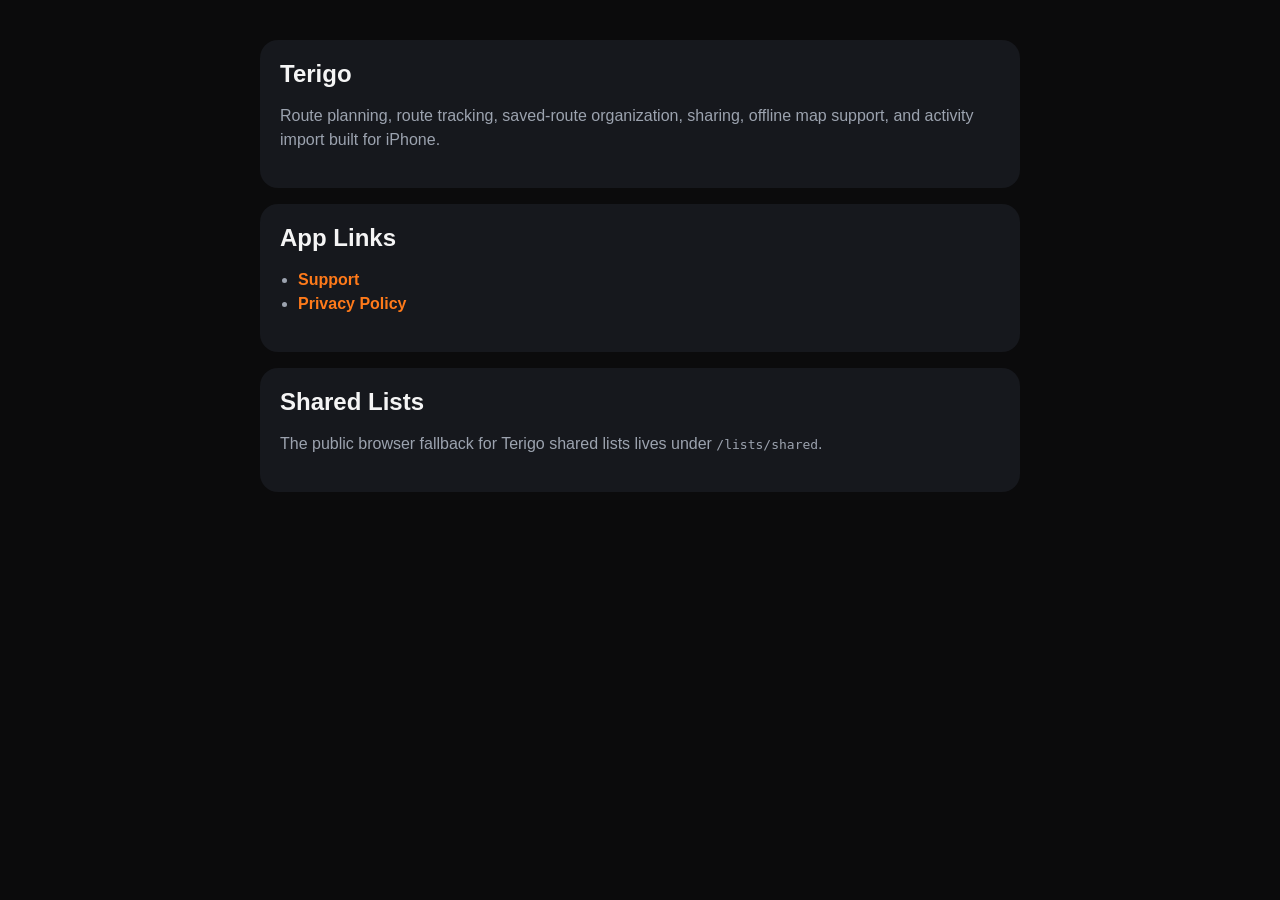
<file: docs/index.html>
<!doctype html>
<html lang="en">
<head>
  <meta charset="utf-8" />
  <meta name="viewport" content="width=device-width,initial-scale=1" />
  <title>Terigo</title>
  <style>
    :root {
      color-scheme: dark;
      --bg: #0b0b0c;
      --panel: #16181d;
      --muted: #9ca3af;
      --text: #f5f5f5;
      --accent: #ff7a1a;
    }
    body {
      margin: 0;
      font-family: -apple-system, BlinkMacSystemFont, sans-serif;
      background: var(--bg);
      color: var(--text);
    }
    main {
      max-width: 760px;
      margin: 0 auto;
      padding: 40px 20px 56px;
    }
    .card {
      background: var(--panel);
      border-radius: 18px;
      padding: 20px;
      margin-bottom: 16px;
    }
    h1, h2 {
      margin: 0 0 12px;
    }
    p, li {
      color: var(--muted);
      line-height: 1.5;
    }
    a {
      color: var(--accent);
      text-decoration: none;
      font-weight: 600;
    }
    ul {
      padding-left: 18px;
    }
  </style>
</head>
<body>
  <main>
    <section class="card">
      <h1>Terigo</h1>
      <p>Route planning, route tracking, saved-route organization, sharing, offline map support, and activity import built for iPhone.</p>
    </section>

    <section class="card">
      <h2>App Links</h2>
      <ul>
        <li><a href="./support.html">Support</a></li>
        <li><a href="./privacy.html">Privacy Policy</a></li>
      </ul>
    </section>

    <section class="card">
      <h2>Shared Lists</h2>
      <p>The public browser fallback for Terigo shared lists lives under <code>/lists/shared</code>.</p>
    </section>
  </main>
</body>
</html>
</file>
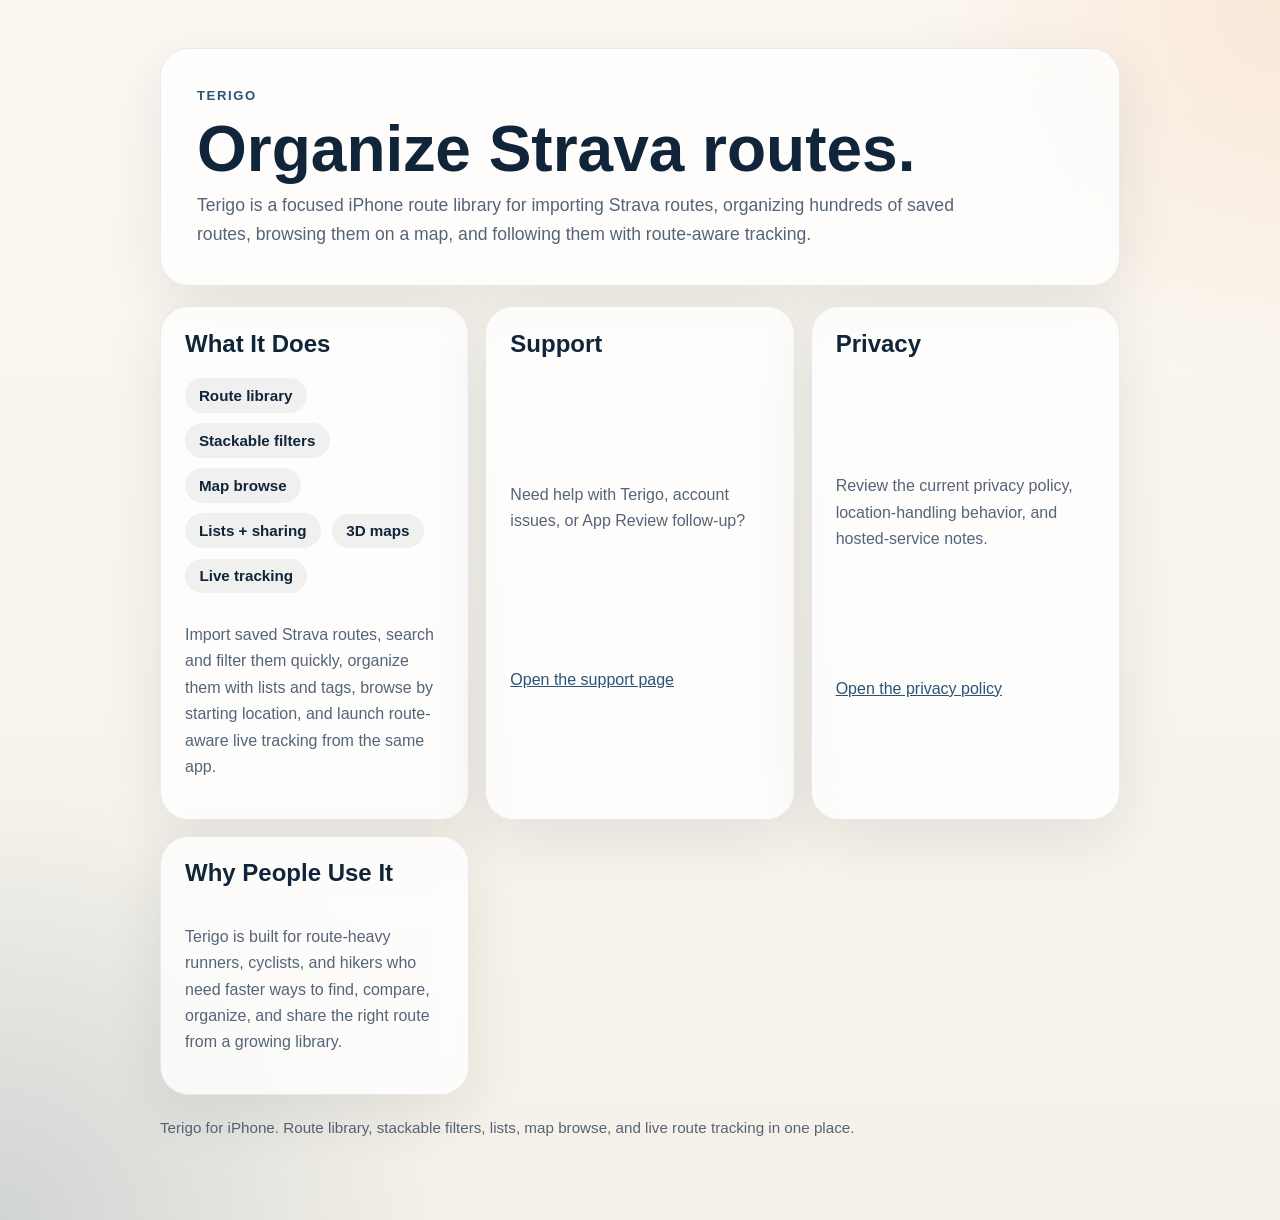
<file: AppStore/Site/index.html>
<!DOCTYPE html>
<html lang="en">
<head>
  <meta charset="utf-8">
  <meta name="viewport" content="width=device-width, initial-scale=1">
  <title>Terigo</title>
  <link rel="stylesheet" href="styles.css">
</head>
<body>
  <main class="shell">
    <section class="hero">
      <p class="eyebrow">Terigo</p>
      <h1>Organize Strava routes.</h1>
      <p class="lede">Terigo is a focused iPhone route library for importing Strava routes, organizing hundreds of saved routes, browsing them on a map, and following them with route-aware tracking.</p>
    </section>

    <section class="grid two-up">
      <article class="panel stack">
        <h2>What It Does</h2>
        <div class="pill-row">
          <span class="pill">Route library</span>
          <span class="pill">Stackable filters</span>
          <span class="pill">Map browse</span>
          <span class="pill">Lists + sharing</span>
          <span class="pill">3D maps</span>
          <span class="pill">Live tracking</span>
        </div>
        <p>Import saved Strava routes, search and filter them quickly, organize them with lists and tags, browse by starting location, and launch route-aware live tracking from the same app.</p>
      </article>

      <article class="panel stack">
        <h2>Support</h2>
        <p>Need help with Terigo, account issues, or App Review follow-up?</p>
        <p><a href="support.html">Open the support page</a></p>
      </article>

      <article class="panel stack">
        <h2>Privacy</h2>
        <p>Review the current privacy policy, location-handling behavior, and hosted-service notes.</p>
        <p><a href="privacy.html">Open the privacy policy</a></p>
      </article>

      <article class="panel stack">
        <h2>Why People Use It</h2>
        <p>Terigo is built for route-heavy runners, cyclists, and hikers who need faster ways to find, compare, organize, and share the right route from a growing library.</p>
      </article>
    </section>

    <p class="footer">Terigo for iPhone. Route library, stackable filters, lists, map browse, and live route tracking in one place.</p>
  </main>
</body>
</html>
</file>
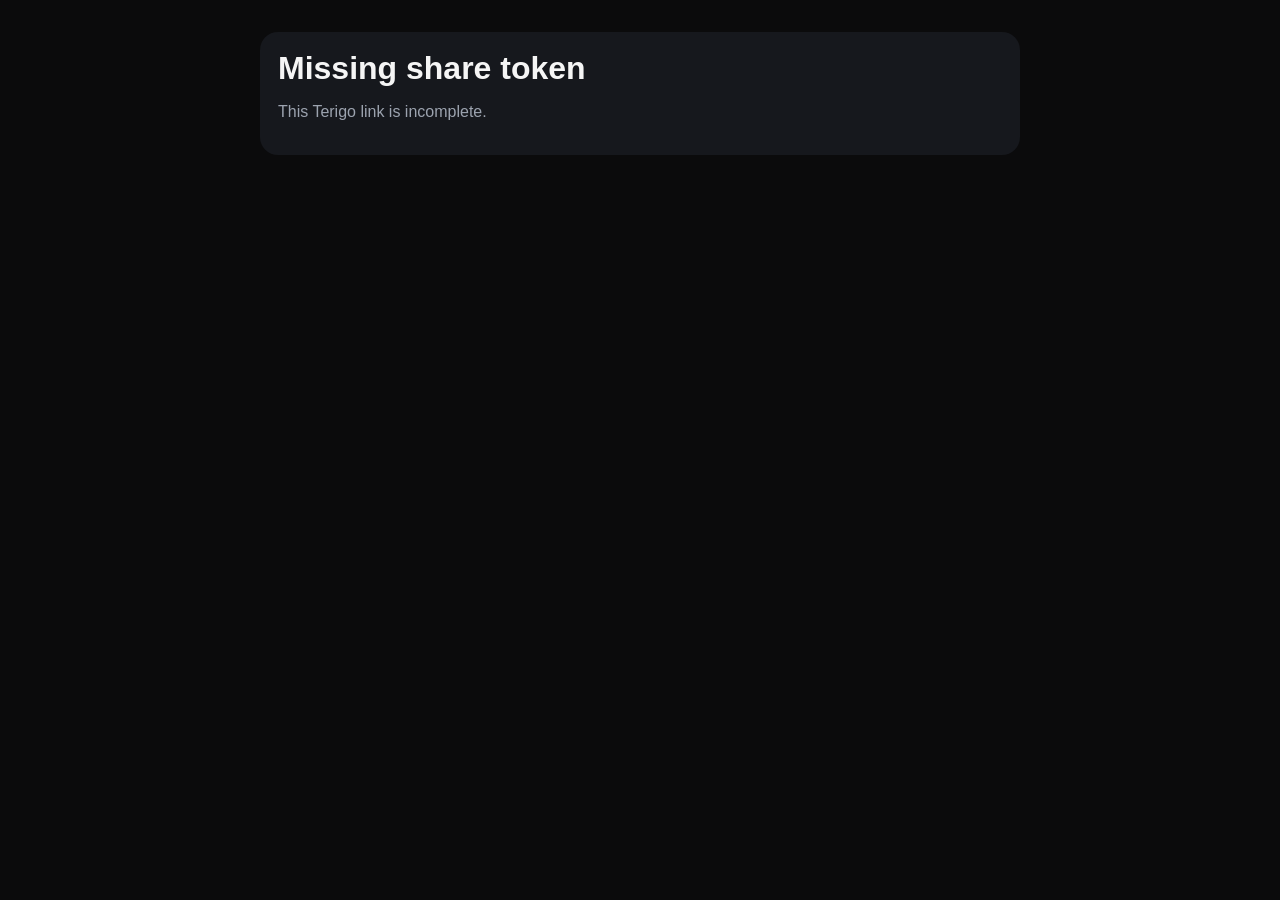
<file: docs/lists/shared/index.html>
<!doctype html>
<html lang="en">
<head>
  <meta charset="utf-8" />
  <meta name="viewport" content="width=device-width,initial-scale=1" />
  <title>Shared Terigo List</title>
  <style>
    :root {
      color-scheme: dark;
      --bg: #0b0b0c;
      --panel: #16181d;
      --muted: #9ca3af;
      --text: #f5f5f5;
      --accent: #ff7a1a;
    }

    body {
      margin: 0;
      font-family: -apple-system, BlinkMacSystemFont, sans-serif;
      background: var(--bg);
      color: var(--text);
    }

    main {
      max-width: 760px;
      margin: 0 auto;
      padding: 32px 20px 56px;
    }

    .card, li {
      background: var(--panel);
      border-radius: 18px;
      padding: 18px;
    }

    .card {
      margin-bottom: 16px;
    }

    h1 {
      font-size: 32px;
      margin: 0 0 8px;
    }

    .meta, .secondary {
      color: var(--muted);
    }

    ul {
      list-style: none;
      padding: 0;
      margin: 0;
      display: grid;
      gap: 12px;
    }

    a, button {
      color: var(--accent);
      text-decoration: none;
      font-weight: 600;
    }

    button {
      background: transparent;
      border: 1px solid rgba(255,255,255,0.12);
      border-radius: 999px;
      padding: 10px 14px;
      cursor: pointer;
    }
  </style>
</head>
<body>
  <main>
    <section id="summary" class="card">
      <h1>Loading shared list…</h1>
      <p class="secondary">Terigo is fetching the latest live version of this list.</p>
    </section>
    <ul id="routes"></ul>
  </main>

  <script>
    const backendBaseURL = "https://jpxinpbqjovazsxrhdkn.supabase.co/functions/v1/shared-list";
    const params = new URLSearchParams(window.location.search);
    const token = params.get("token");
    const summary = document.getElementById("summary");
    const routes = document.getElementById("routes");

    function escapeHtml(value) {
      return String(value)
        .replaceAll("&", "&amp;")
        .replaceAll("<", "&lt;")
        .replaceAll(">", "&gt;")
        .replaceAll('"', "&quot;")
        .replaceAll("'", "&#039;");
    }

    async function load() {
      if (!token) {
        summary.innerHTML = "<h1>Missing share token</h1><p class='secondary'>This Terigo link is incomplete.</p>";
        return;
      }

      try {
        const response = await fetch(`${backendBaseURL}?token=${encodeURIComponent(token)}`, {
          headers: { Accept: "application/json" }
        });
        const payload = await response.json();
        if (!response.ok) {
          throw new Error(payload.error || "This shared list is unavailable.");
        }

        summary.innerHTML = `
          <h1>${escapeHtml(payload.name)}</h1>
          <p class="secondary">By ${escapeHtml(payload.ownerDisplayName)} • Updated ${escapeHtml(new Date(payload.updatedAt).toLocaleString())}</p>
          <p>${escapeHtml(payload.listDescription || "")}</p>
          <p><a href="routevault://lists/shared?token=${encodeURIComponent(token)}">Open in Terigo</a></p>
        `;

        routes.innerHTML = payload.routes.map((route) => `
          <li>
            <strong>${escapeHtml(route.name)}</strong>
            <div class="secondary">${escapeHtml(route.displayLocation || "")}</div>
            <div class="secondary">${Math.round(route.distanceMeters)} m • ${Math.round(route.elevationGainMeters)} m climb • ${escapeHtml(route.sportKind)}</div>
            ${
              route.isDownloadable
                ? `<p><a href="${escapeHtml(route.downloadURLString)}">Download GPX</a></p>`
                : `<p class="secondary">${escapeHtml(route.shareabilityMessage || "View only")}</p>`
            }
          </li>
        `).join("");
      } catch (error) {
        summary.innerHTML = `
          <h1>Shared list unavailable</h1>
          <p class="secondary">${escapeHtml(error.message || "This link could not be loaded.")}</p>
        `;
      }
    }

    load();
  </script>
</body>
</html>
</file>
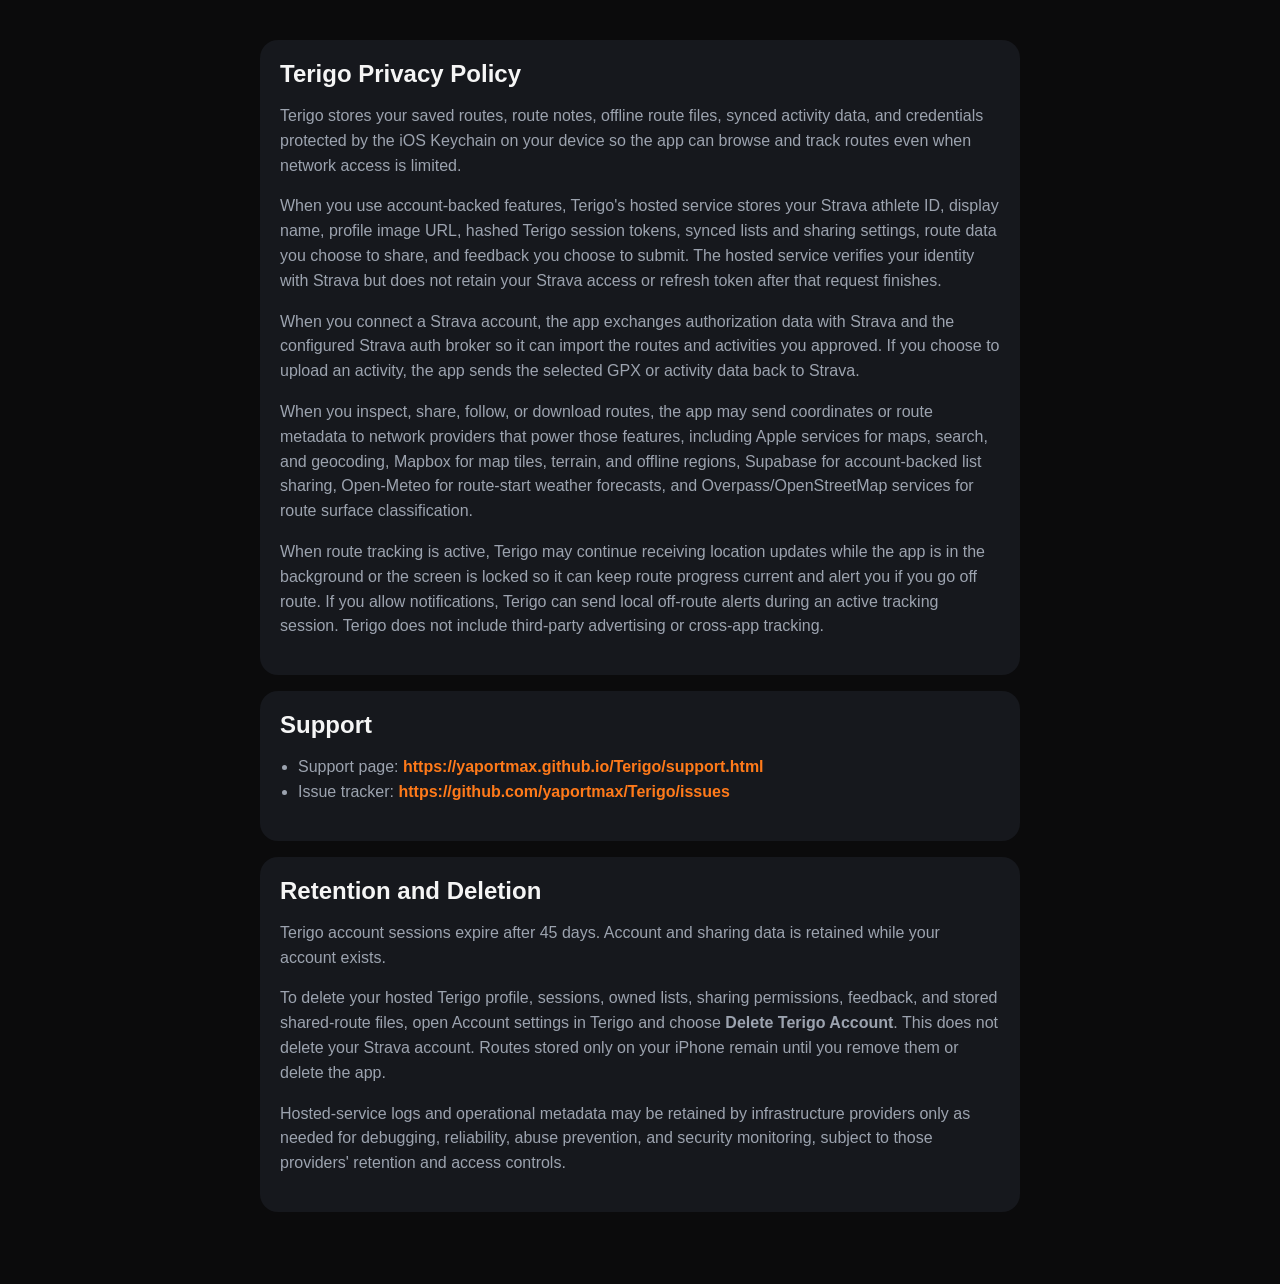
<file: docs/privacy.html>
<!doctype html>
<html lang="en">
<head>
  <meta charset="utf-8" />
  <meta name="viewport" content="width=device-width,initial-scale=1" />
  <title>Terigo Privacy Policy</title>
  <style>
    :root {
      color-scheme: dark;
      --bg: #0b0b0c;
      --panel: #16181d;
      --muted: #9ca3af;
      --text: #f5f5f5;
      --accent: #ff7a1a;
    }
    body {
      margin: 0;
      font-family: -apple-system, BlinkMacSystemFont, sans-serif;
      background: var(--bg);
      color: var(--text);
    }
    main {
      max-width: 760px;
      margin: 0 auto;
      padding: 40px 20px 56px;
    }
    .card {
      background: var(--panel);
      border-radius: 18px;
      padding: 20px;
      margin-bottom: 16px;
    }
    h1, h2 {
      margin: 0 0 12px;
    }
    p, li {
      color: var(--muted);
      line-height: 1.55;
    }
    a {
      color: var(--accent);
      text-decoration: none;
      font-weight: 600;
    }
    ul {
      padding-left: 18px;
    }
  </style>
</head>
<body>
  <main>
    <section class="card">
      <h1>Terigo Privacy Policy</h1>
      <p>Terigo stores your saved routes, route notes, offline route files, synced activity data, and credentials protected by the iOS Keychain on your device so the app can browse and track routes even when network access is limited.</p>
      <p>When you use account-backed features, Terigo's hosted service stores your Strava athlete ID, display name, profile image URL, hashed Terigo session tokens, synced lists and sharing settings, route data you choose to share, and feedback you choose to submit. The hosted service verifies your identity with Strava but does not retain your Strava access or refresh token after that request finishes.</p>
      <p>When you connect a Strava account, the app exchanges authorization data with Strava and the configured Strava auth broker so it can import the routes and activities you approved. If you choose to upload an activity, the app sends the selected GPX or activity data back to Strava.</p>
      <p>When you inspect, share, follow, or download routes, the app may send coordinates or route metadata to network providers that power those features, including Apple services for maps, search, and geocoding, Mapbox for map tiles, terrain, and offline regions, Supabase for account-backed list sharing, Open-Meteo for route-start weather forecasts, and Overpass/OpenStreetMap services for route surface classification.</p>
      <p>When route tracking is active, Terigo may continue receiving location updates while the app is in the background or the screen is locked so it can keep route progress current and alert you if you go off route. If you allow notifications, Terigo can send local off-route alerts during an active tracking session. Terigo does not include third-party advertising or cross-app tracking.</p>
    </section>

    <section class="card">
      <h2>Support</h2>
      <ul>
        <li>Support page: <a href="https://yaportmax.github.io/Terigo/support.html">https://yaportmax.github.io/Terigo/support.html</a></li>
        <li>Issue tracker: <a href="https://github.com/yaportmax/Terigo/issues">https://github.com/yaportmax/Terigo/issues</a></li>
      </ul>
    </section>

    <section class="card">
      <h2>Retention and Deletion</h2>
      <p>Terigo account sessions expire after 45 days. Account and sharing data is retained while your account exists.</p>
      <p>To delete your hosted Terigo profile, sessions, owned lists, sharing permissions, feedback, and stored shared-route files, open Account settings in Terigo and choose <strong>Delete Terigo Account</strong>. This does not delete your Strava account. Routes stored only on your iPhone remain until you remove them or delete the app.</p>
      <p>Hosted-service logs and operational metadata may be retained by infrastructure providers only as needed for debugging, reliability, abuse prevention, and security monitoring, subject to those providers' retention and access controls.</p>
    </section>
  </main>
</body>
</html>
</file>
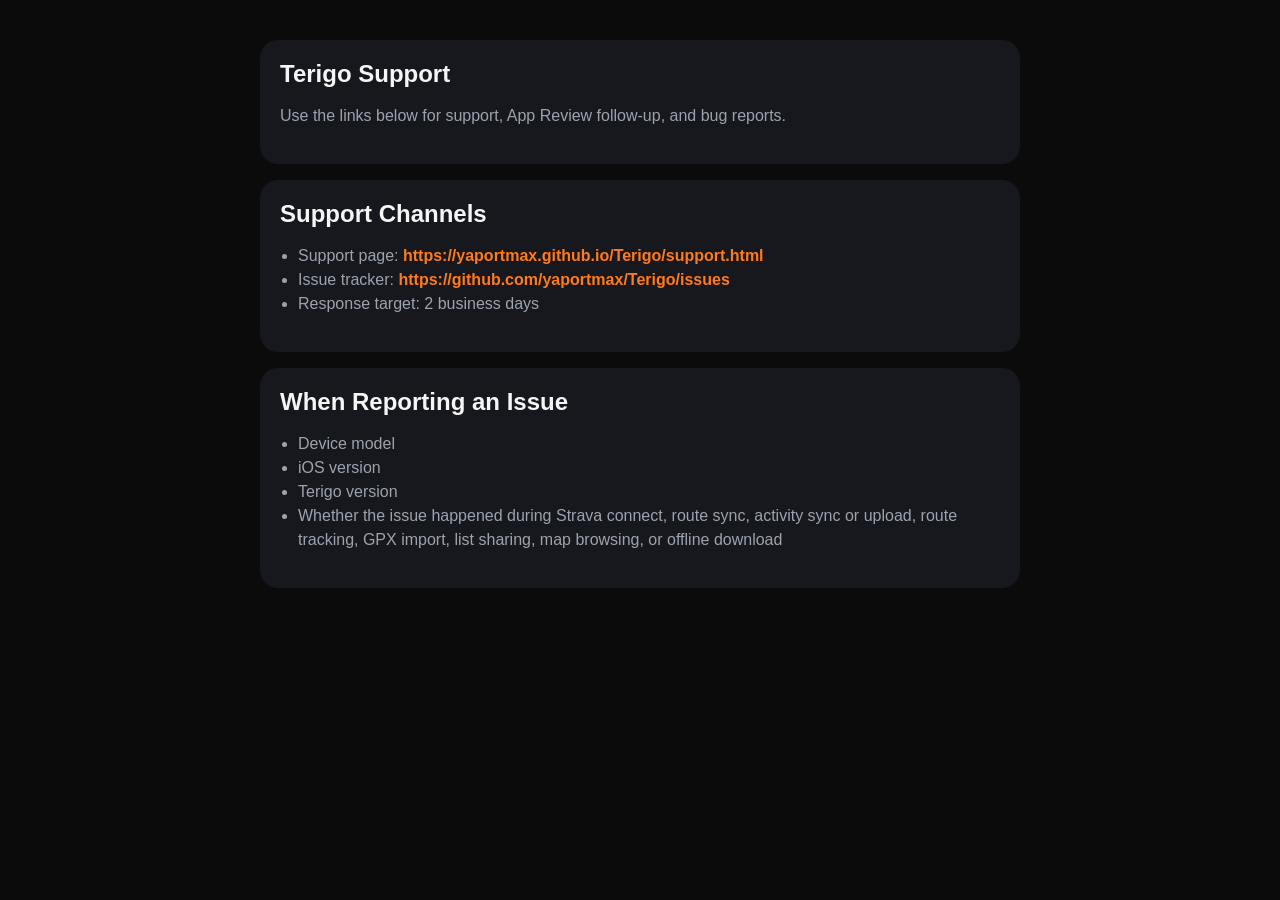
<file: docs/support.html>
<!doctype html>
<html lang="en">
<head>
  <meta charset="utf-8" />
  <meta name="viewport" content="width=device-width,initial-scale=1" />
  <title>Terigo Support</title>
  <style>
    :root {
      color-scheme: dark;
      --bg: #0b0b0c;
      --panel: #16181d;
      --muted: #9ca3af;
      --text: #f5f5f5;
      --accent: #ff7a1a;
    }
    body {
      margin: 0;
      font-family: -apple-system, BlinkMacSystemFont, sans-serif;
      background: var(--bg);
      color: var(--text);
    }
    main {
      max-width: 760px;
      margin: 0 auto;
      padding: 40px 20px 56px;
    }
    .card {
      background: var(--panel);
      border-radius: 18px;
      padding: 20px;
      margin-bottom: 16px;
    }
    h1, h2 {
      margin: 0 0 12px;
    }
    p, li {
      color: var(--muted);
      line-height: 1.5;
    }
    a {
      color: var(--accent);
      text-decoration: none;
      font-weight: 600;
    }
    ul {
      padding-left: 18px;
    }
  </style>
</head>
<body>
  <main>
    <section class="card">
      <h1>Terigo Support</h1>
      <p>Use the links below for support, App Review follow-up, and bug reports.</p>
    </section>

    <section class="card">
      <h2>Support Channels</h2>
      <ul>
        <li>Support page: <a href="https://yaportmax.github.io/Terigo/support.html">https://yaportmax.github.io/Terigo/support.html</a></li>
        <li>Issue tracker: <a href="https://github.com/yaportmax/Terigo/issues">https://github.com/yaportmax/Terigo/issues</a></li>
        <li>Response target: 2 business days</li>
      </ul>
    </section>

    <section class="card">
      <h2>When Reporting an Issue</h2>
      <ul>
        <li>Device model</li>
        <li>iOS version</li>
        <li>Terigo version</li>
        <li>Whether the issue happened during Strava connect, route sync, activity sync or upload, route tracking, GPX import, list sharing, map browsing, or offline download</li>
      </ul>
    </section>
  </main>
</body>
</html>
</file>
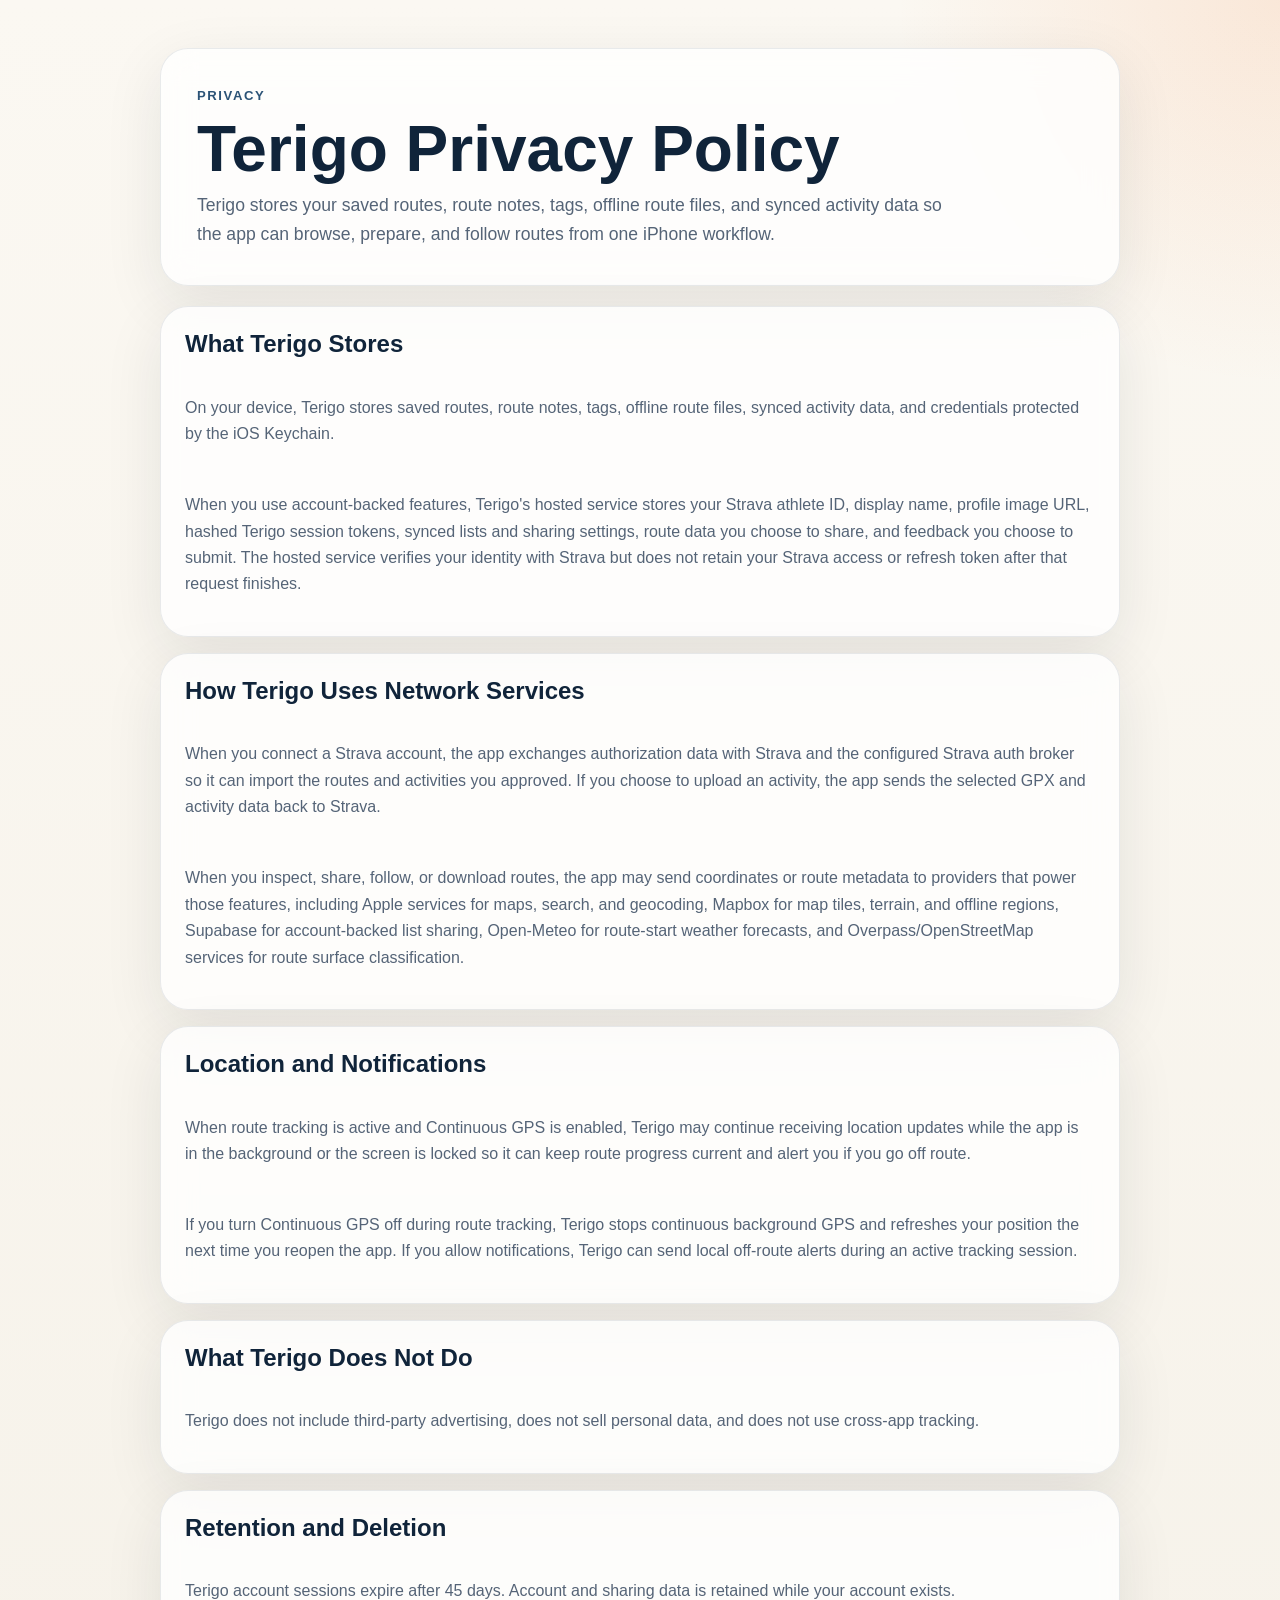
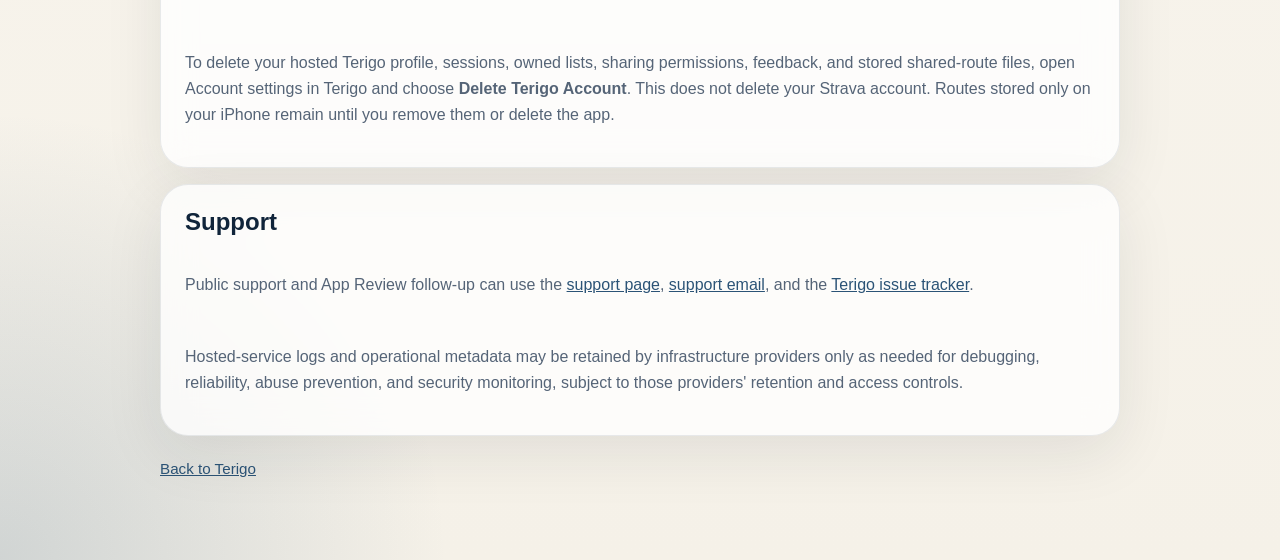
<file: AppStore/Site/privacy.html>
<!DOCTYPE html>
<html lang="en">
<head>
  <meta charset="utf-8">
  <meta name="viewport" content="width=device-width, initial-scale=1">
  <title>Terigo Privacy Policy</title>
  <link rel="stylesheet" href="styles.css">
</head>
<body>
  <main class="shell">
    <section class="hero">
      <p class="eyebrow">Privacy</p>
      <h1>Terigo Privacy Policy</h1>
      <p class="lede">Terigo stores your saved routes, route notes, tags, offline route files, and synced activity data so the app can browse, prepare, and follow routes from one iPhone workflow.</p>
    </section>

    <section class="grid">
      <article class="panel stack">
        <h2>What Terigo Stores</h2>
        <p>On your device, Terigo stores saved routes, route notes, tags, offline route files, synced activity data, and credentials protected by the iOS Keychain.</p>
        <p>When you use account-backed features, Terigo's hosted service stores your Strava athlete ID, display name, profile image URL, hashed Terigo session tokens, synced lists and sharing settings, route data you choose to share, and feedback you choose to submit. The hosted service verifies your identity with Strava but does not retain your Strava access or refresh token after that request finishes.</p>
      </article>

      <article class="panel stack">
        <h2>How Terigo Uses Network Services</h2>
        <p>When you connect a Strava account, the app exchanges authorization data with Strava and the configured Strava auth broker so it can import the routes and activities you approved. If you choose to upload an activity, the app sends the selected GPX and activity data back to Strava.</p>
        <p>When you inspect, share, follow, or download routes, the app may send coordinates or route metadata to providers that power those features, including Apple services for maps, search, and geocoding, Mapbox for map tiles, terrain, and offline regions, Supabase for account-backed list sharing, Open-Meteo for route-start weather forecasts, and Overpass/OpenStreetMap services for route surface classification.</p>
      </article>

      <article class="panel stack">
        <h2>Location and Notifications</h2>
        <p>When route tracking is active and Continuous GPS is enabled, Terigo may continue receiving location updates while the app is in the background or the screen is locked so it can keep route progress current and alert you if you go off route.</p>
        <p>If you turn Continuous GPS off during route tracking, Terigo stops continuous background GPS and refreshes your position the next time you reopen the app. If you allow notifications, Terigo can send local off-route alerts during an active tracking session.</p>
      </article>

      <article class="panel stack">
        <h2>What Terigo Does Not Do</h2>
        <p>Terigo does not include third-party advertising, does not sell personal data, and does not use cross-app tracking.</p>
      </article>

      <article class="panel stack">
        <h2>Retention and Deletion</h2>
        <p>Terigo account sessions expire after 45 days. Account and sharing data is retained while your account exists.</p>
        <p>To delete your hosted Terigo profile, sessions, owned lists, sharing permissions, feedback, and stored shared-route files, open Account settings in Terigo and choose <strong>Delete Terigo Account</strong>. This does not delete your Strava account. Routes stored only on your iPhone remain until you remove them or delete the app.</p>
      </article>

      <article class="panel stack">
        <h2>Support</h2>
        <p>Public support and App Review follow-up can use the <a href="support.html">support page</a>, <a href="mailto:yaportmax@gmail.com">support email</a>, and the <a href="https://github.com/yaportmax/Terigo/issues">Terigo issue tracker</a>.</p>
        <p>Hosted-service logs and operational metadata may be retained by infrastructure providers only as needed for debugging, reliability, abuse prevention, and security monitoring, subject to those providers' retention and access controls.</p>
      </article>
    </section>

    <p class="footer"><a href="index.html">Back to Terigo</a></p>
  </main>
</body>
</html>
</file>
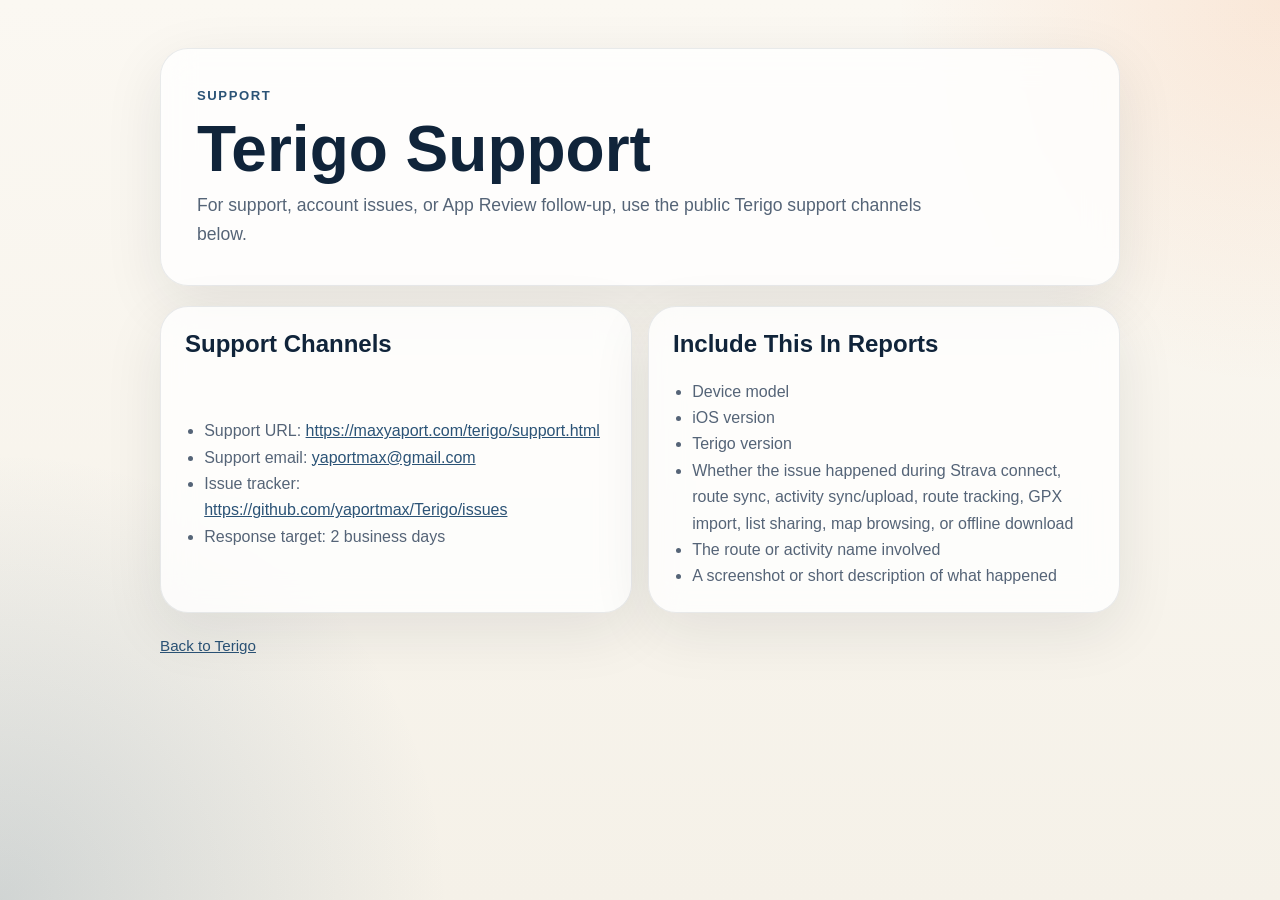
<file: AppStore/Site/support.html>
<!DOCTYPE html>
<html lang="en">
<head>
  <meta charset="utf-8">
  <meta name="viewport" content="width=device-width, initial-scale=1">
  <title>Terigo Support</title>
  <link rel="stylesheet" href="styles.css">
</head>
<body>
  <main class="shell">
    <section class="hero">
      <p class="eyebrow">Support</p>
      <h1>Terigo Support</h1>
      <p class="lede">For support, account issues, or App Review follow-up, use the public Terigo support channels below.</p>
    </section>

    <section class="grid two-up">
      <article class="panel stack">
        <h2>Support Channels</h2>
        <ul>
          <li>Support URL: <a href="https://maxyaport.com/terigo/support.html">https://maxyaport.com/terigo/support.html</a></li>
          <li>Support email: <a href="mailto:yaportmax@gmail.com">yaportmax@gmail.com</a></li>
          <li>Issue tracker: <a href="https://github.com/yaportmax/Terigo/issues">https://github.com/yaportmax/Terigo/issues</a></li>
          <li>Response target: 2 business days</li>
        </ul>
      </article>

      <article class="panel stack">
        <h2>Include This In Reports</h2>
        <ul>
          <li>Device model</li>
          <li>iOS version</li>
          <li>Terigo version</li>
          <li>Whether the issue happened during Strava connect, route sync, activity sync/upload, route tracking, GPX import, list sharing, map browsing, or offline download</li>
          <li>The route or activity name involved</li>
          <li>A screenshot or short description of what happened</li>
        </ul>
      </article>
    </section>

    <p class="footer"><a href="index.html">Back to Terigo</a></p>
  </main>
</body>
</html>
</file>
<file: AppStore/Site/styles.css>
:root {
  color-scheme: light;
  --bg: #f5f1e8;
  --panel: rgba(255, 255, 255, 0.78);
  --panel-border: rgba(20, 36, 58, 0.09);
  --text: #10243a;
  --muted: #556477;
  --accent: #f29254;
  --accent-deep: #2b5376;
}

* {
  box-sizing: border-box;
}

body {
  margin: 0;
  min-height: 100vh;
  font-family: "Avenir Next", "Helvetica Neue", Helvetica, Arial, sans-serif;
  color: var(--text);
  background:
    radial-gradient(circle at top right, rgba(242, 146, 84, 0.16), transparent 24rem),
    radial-gradient(circle at bottom left, rgba(43, 83, 118, 0.18), transparent 28rem),
    linear-gradient(180deg, #fbf8f2 0%, var(--bg) 100%);
}

.shell {
  width: min(960px, calc(100vw - 2rem));
  margin: 0 auto;
  padding: 3rem 0 4rem;
}

.hero,
.panel {
  backdrop-filter: blur(16px);
  background: var(--panel);
  border: 1px solid var(--panel-border);
  border-radius: 28px;
  box-shadow: 0 18px 60px rgba(19, 32, 48, 0.09);
}

.hero {
  padding: 2.25rem;
  margin-bottom: 1.25rem;
}

.eyebrow {
  margin: 0 0 0.75rem;
  font-size: 0.82rem;
  font-weight: 800;
  letter-spacing: 0.12em;
  text-transform: uppercase;
  color: var(--accent-deep);
}

h1 {
  margin: 0 0 0.75rem;
  font-size: clamp(2.3rem, 5vw, 4.2rem);
  line-height: 0.95;
}

.lede {
  margin: 0;
  font-size: 1.1rem;
  line-height: 1.65;
  color: var(--muted);
  max-width: 48rem;
}

.grid {
  display: grid;
  gap: 1rem;
}

.stack {
  display: grid;
  gap: 0.8rem;
}

.two-up {
  grid-template-columns: repeat(auto-fit, minmax(280px, 1fr));
}

.panel {
  padding: 1.4rem 1.5rem;
}

h2,
h3 {
  margin: 0 0 0.5rem;
}

p,
li {
  color: var(--muted);
  line-height: 1.65;
}

ul,
ol {
  margin: 0;
  padding-left: 1.2rem;
}

a {
  color: var(--accent-deep);
}

.pill-row {
  display: flex;
  flex-wrap: wrap;
  gap: 0.65rem;
}

.pill {
  padding: 0.55rem 0.9rem;
  border-radius: 999px;
  background: rgba(16, 36, 58, 0.06);
  color: var(--text);
  font-size: 0.95rem;
  font-weight: 700;
}

.footer {
  margin-top: 1.25rem;
  font-size: 0.95rem;
  color: var(--muted);
}
</file>
